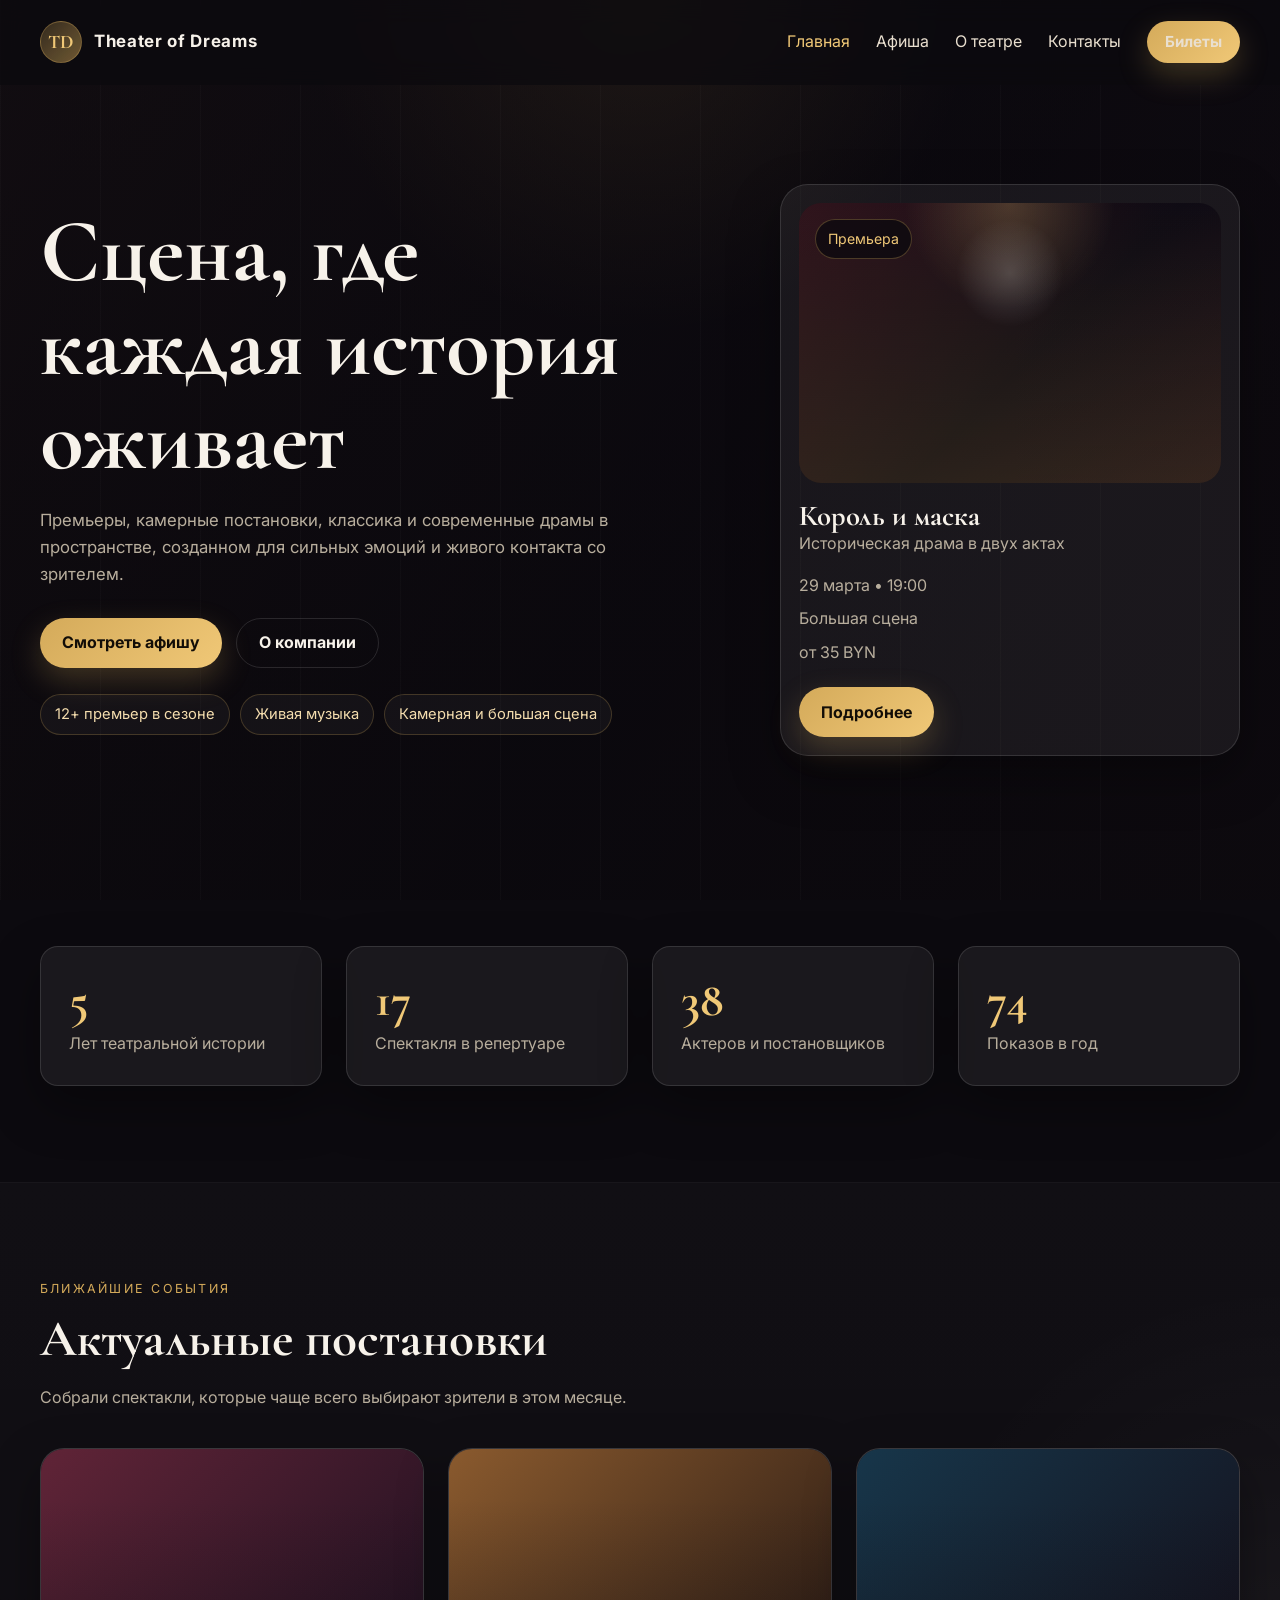
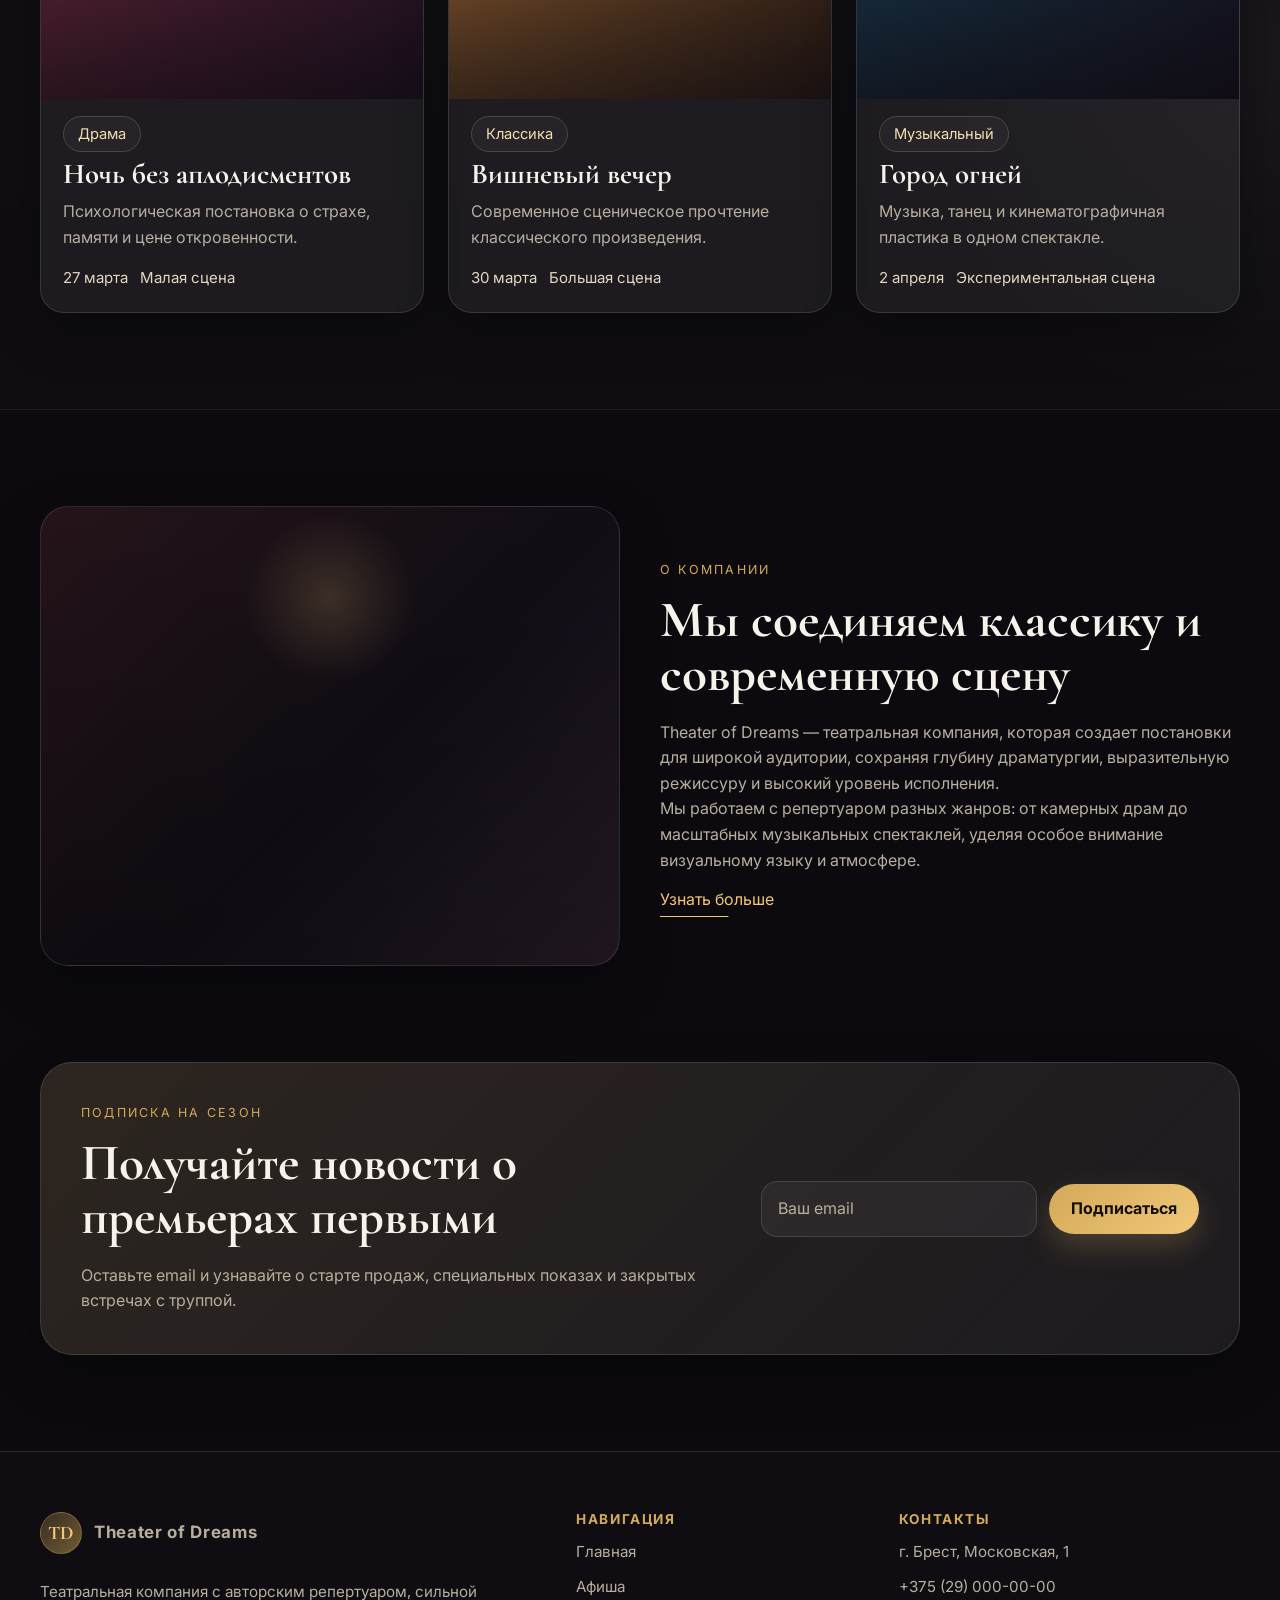
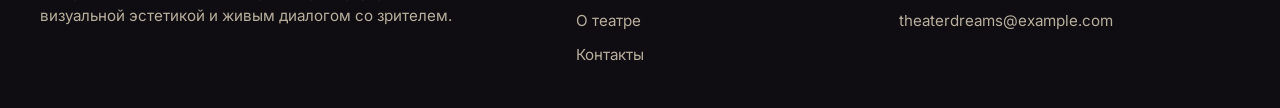
<file: index.html>
<!DOCTYPE html>
<html lang="ru">
<head>
  <meta charset="UTF-8" />
  <meta name="viewport" content="width=device-width, initial-scale=1.0" />
  <title>Theater of Dreams — Театральная компания</title>
  <meta name="description" content="Театральная компания Theater of Dreams: премьеры, афиша, история театра и бронирование билетов." />
  <link rel="preconnect" href="https://fonts.googleapis.com">
  <link rel="preconnect" href="https://fonts.gstatic.com" crossorigin>
  <link href="https://fonts.googleapis.com/css2?family=Cormorant+Garamond:wght@500;600;700&family=Inter:wght@400;500;600;700&display=swap" rel="stylesheet">
  <link rel="stylesheet" href="css/style.css" />
</head>
<body>
  <div class="cursor-glow"></div>

  <header class="header" id="header">
    <div class="container nav">
      <a href="index.html" class="logo">
        <span class="logo-mark">TD</span>
        <span class="logo-text">Theater of Dreams</span>
      </a>

      <nav class="nav-menu" id="navMenu">
        <a href="index.html" class="active">Главная</a>
        <a href="performances.html">Афиша</a>
        <a href="about.html">О театре</a>
        <a href="contacts.html">Контакты</a>
        <a href="#tickets" class="btn btn-sm">Билеты</a>
      </nav>

      <button class="burger" id="burger" aria-label="Открыть меню">
        <span></span><span></span><span></span>
      </button>
    </div>
  </header>

  <main>
    <section class="hero">
      <div class="hero-overlay"></div>
      <div class="container hero-grid">
        <div class="hero-content reveal">
          <h1>Сцена, где каждая история оживает</h1>
          <p class="hero-text">
            Премьеры, камерные постановки, классика и современные драмы в пространстве,
            созданном для сильных эмоций и живого контакта со зрителем.
          </p>
          <div class="hero-actions">
            <a href="performances.html" class="btn">Смотреть афишу</a>
            <a href="#about-preview" class="btn btn-secondary">О компании</a>
          </div>
          <div class="hero-badges">
            <span>12+ премьер в сезоне</span>
            <span>Живая музыка</span>
            <span>Камерная и большая сцена</span>
          </div>
        </div>

        <div class="hero-card reveal delay-1">
          <div class="show-card featured">
            <div class="show-poster">
              <span class="show-tag">Премьера</span>
            </div>
            <div class="show-info">
              <h3>Король и маска</h3>
              <p>Историческая драма в двух актах</p>
              <ul>
                <li>29 марта • 19:00</li>
                <li>Большая сцена</li>
                <li>от 35 BYN</li>
              </ul>
              <button class="btn open-modal"
                data-title="Король и маска"
                data-genre="Историческая драма"
                data-date="29 марта • 19:00"
                data-stage="Большая сцена"
                data-price="от 35 BYN"
                data-description="Спектакль о власти, иллюзиях и цене выбора. Атмосферная сценография, живой оркестр и напряженная драматургия.">
                Подробнее
              </button>
            </div>
          </div>
        </div>
      </div>
    </section>

    <section class="stats section">
      <div class="container grid-4">
        <article class="stat-card reveal">
          <h3 class="counter" data-target="18">18</h3>
          <p>Лет театральной истории</p>
        </article>
        <article class="stat-card reveal delay-1">
          <h3 class="counter" data-target="54">54</h3>
          <p>Спектакля в репертуаре</p>
        </article>
        <article class="stat-card reveal delay-2">
          <h3 class="counter" data-target="120">120+</h3>
          <p>Актеров и постановщиков</p>
        </article>
        <article class="stat-card reveal delay-3">
          <h3 class="counter" data-target="240">240+</h3>
          <p>Показов в год</p>
        </article>
      </div>
    </section>

    <section class="section dark-section" id="tickets">
      <div class="container">
        <div class="section-head reveal">
          <p class="eyebrow">Ближайшие события</p>
          <h2>Актуальные постановки</h2>
          <p>Собрали спектакли, которые чаще всего выбирают зрители в этом месяце.</p>
        </div>

        <div class="cards-grid">
          <article class="performance-card reveal">
            <div class="performance-image img-1"></div>
            <div class="performance-body">
              <span class="chip">Драма</span>
              <h3>Ночь без аплодисментов</h3>
              <p>Психологическая постановка о страхе, памяти и цене откровенности.</p>
              <div class="performance-meta">
                <span>27 марта</span>
                <span>Малая сцена</span>
              </div>
            </div>
          </article>

          <article class="performance-card reveal delay-1">
            <div class="performance-image img-2"></div>
            <div class="performance-body">
              <span class="chip">Классика</span>
              <h3>Вишневый вечер</h3>
              <p>Современное сценическое прочтение классического произведения.</p>
              <div class="performance-meta">
                <span>30 марта</span>
                <span>Большая сцена</span>
              </div>
            </div>
          </article>

          <article class="performance-card reveal delay-2">
            <div class="performance-image img-3"></div>
            <div class="performance-body">
              <span class="chip">Музыкальный</span>
              <h3>Город огней</h3>
              <p>Музыка, танец и кинематографичная пластика в одном спектакле.</p>
              <div class="performance-meta">
                <span>2 апреля</span>
                <span>Экспериментальная сцена</span>
              </div>
            </div>
          </article>
        </div>
      </div>
    </section>

    <section class="section" id="about-preview">
      <div class="container split">
        <div class="split-media reveal">
          <div class="media-card"></div>
        </div>
        <div class="split-content reveal delay-1">
          <p class="eyebrow">О компании</p>
          <h2>Мы соединяем классику и современную сцену</h2>
          <p>
            Theater of Dreams — театральная компания, которая создает постановки для широкой
            аудитории, сохраняя глубину драматургии, выразительную режиссуру и высокий уровень исполнения.
          </p>
          <p>
            Мы работаем с репертуаром разных жанров: от камерных драм до масштабных музыкальных спектаклей,
            уделяя особое внимание визуальному языку и атмосфере.
          </p>
          <a href="about.html" class="text-link">Узнать больше</a>
        </div>
      </div>
    </section>

    <section class="section accent-section">
      <div class="container cta reveal">
        <div>
          <p class="eyebrow">Подписка на сезон</p>
          <h2>Получайте новости о премьерах первыми</h2>
          <p>Оставьте email и узнавайте о старте продаж, специальных показах и закрытых встречах с труппой.</p>
        </div>

        <form class="subscribe-form" id="subscribeForm">
          <input type="email" id="subscribeEmail" placeholder="Ваш email" required />
          <button type="submit" class="btn">Подписаться</button>
        </form>
      </div>
    </section>
  </main>

  <footer class="footer">
    <div class="container footer-grid">
      <div>
        <a href="index.html" class="logo footer-logo">
          <span class="logo-mark">TD</span>
          <span class="logo-text">Theater of Dreams</span>
        </a>
        <p>Театральная компания с авторским репертуаром, сильной визуальной эстетикой и живым диалогом со зрителем.</p>
      </div>

      <div>
        <h4>Навигация</h4>
        <a href="index.html">Главная</a>
        <a href="performances.html">Афиша</a>
        <a href="about.html">О театре</a>
        <a href="contacts.html">Контакты</a>
      </div>

      <div>
        <h4>Контакты</h4>
        <p>г. Брест, Московская, 1</p>
        <p>+375 (29) 000-00-00</p>
        <p>theaterdreams@example.com</p>
      </div>
    </div>
  </footer>

  <script src="js/app.js"></script>
</body>
</html>
</file>
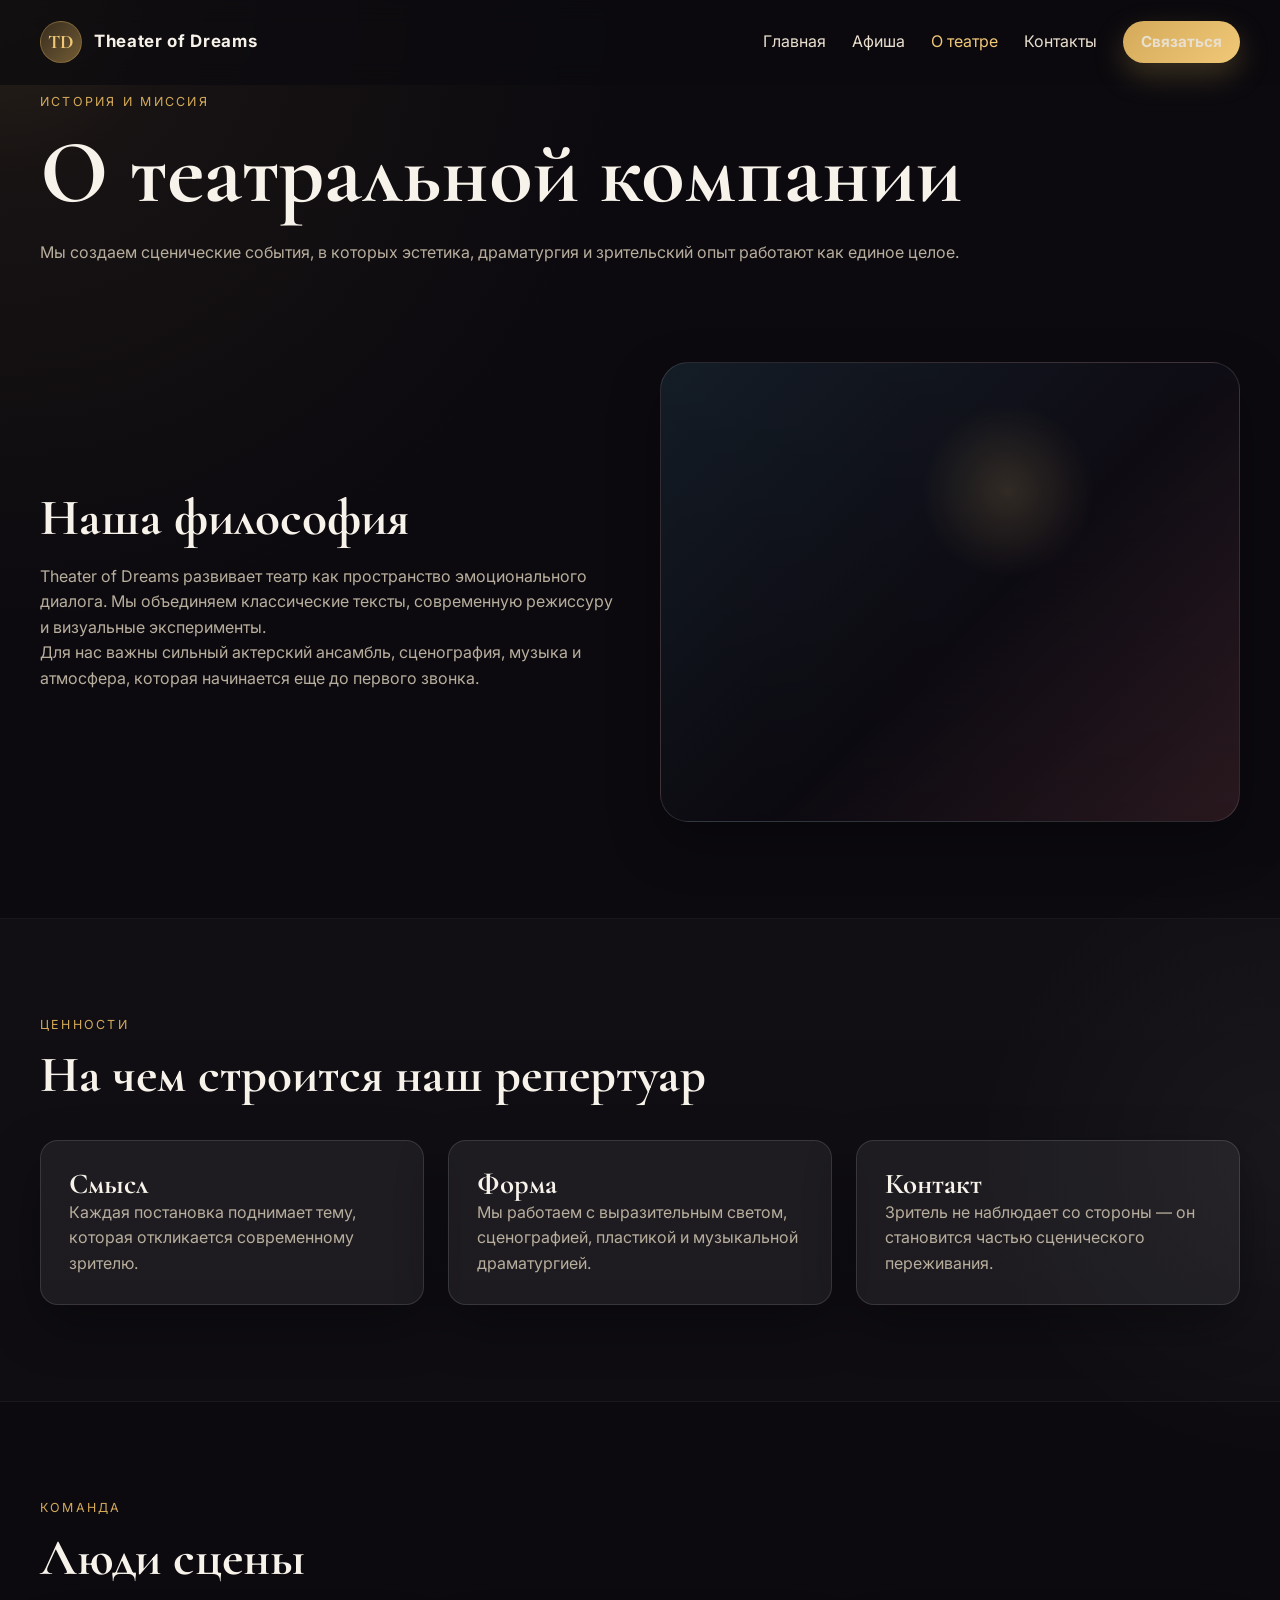
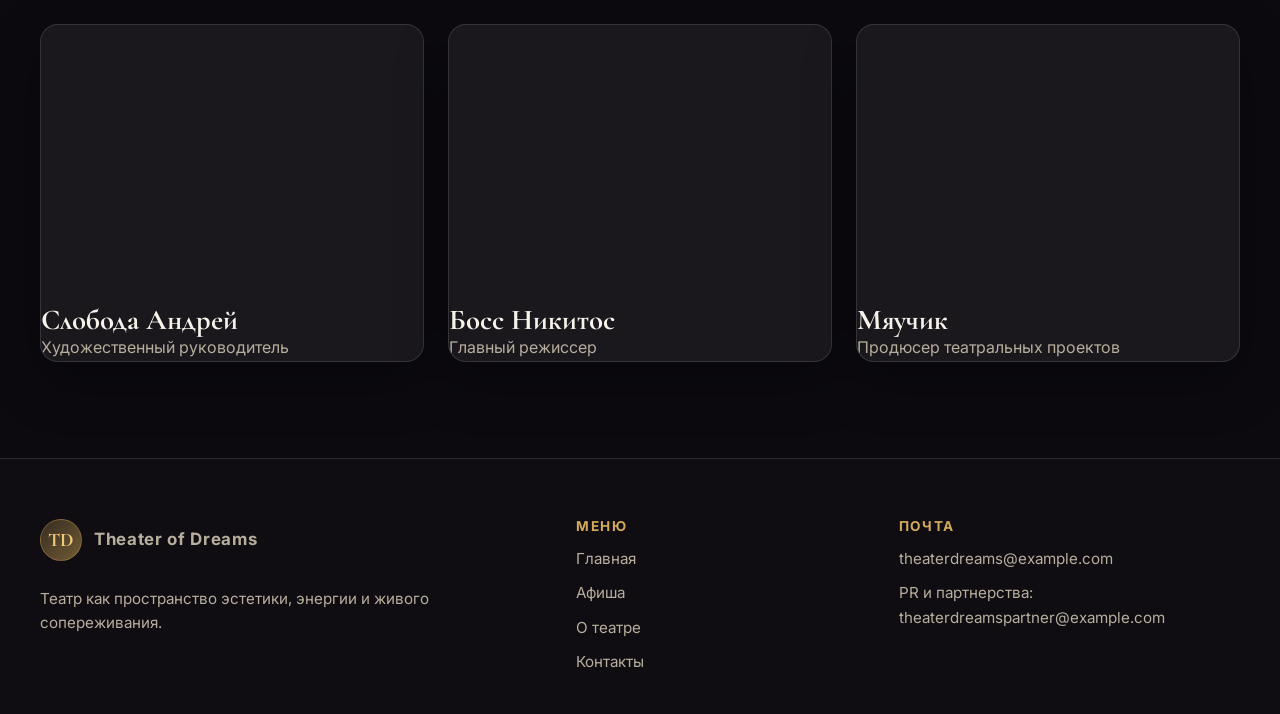
<file: about.html>
<!DOCTYPE html>
<html lang="ru">
<head>
  <meta charset="UTF-8" />
  <meta name="viewport" content="width=device-width, initial-scale=1.0" />
  <title>О театре — Theater of Dreams</title>
  <link rel="preconnect" href="https://fonts.googleapis.com">
  <link rel="preconnect" href="https://fonts.gstatic.com" crossorigin>
  <link href="https://fonts.googleapis.com/css2?family=Cormorant+Garamond:wght@500;600;700&family=Inter:wght@400;500;600;700&display=swap" rel="stylesheet">
  <link rel="stylesheet" href="css/style.css" />
</head>
<body>
  <div class="cursor-glow"></div>

  <header class="header" id="header">
    <div class="container nav">
      <a href="index.html" class="logo">
        <span class="logo-mark">TD</span>
        <span class="logo-text">Theater of Dreams</span>
      </a>

      <nav class="nav-menu" id="navMenu">
        <a href="index.html">Главная</a>
        <a href="performances.html">Афиша</a>
        <a href="about.html" class="active">О театре</a>
        <a href="contacts.html">Контакты</a>
        <a href="contacts.html" class="btn btn-sm">Связаться</a>
      </nav>

      <button class="burger" id="burger" aria-label="Открыть меню">
        <span></span><span></span><span></span>
      </button>
    </div>
  </header>

  <main class="page-top">
    <section class="page-hero small">
      <div class="container reveal">
        <p class="eyebrow">История и миссия</p>
        <h1>О театральной компании</h1>
        <p>Мы создаем сценические события, в которых эстетика, драматургия и зрительский опыт работают как единое целое.</p>
      </div>
    </section>

    <section class="section">
      <div class="container split">
        <div class="split-content reveal">
          <h2>Наша философия</h2>
          <p>
            Theater of Dreams развивает театр как пространство эмоционального диалога.
            Мы объединяем классические тексты, современную режиссуру и визуальные эксперименты.
          </p>
          <p>
            Для нас важны сильный актерский ансамбль, сценография, музыка и атмосфера,
            которая начинается еще до первого звонка.
          </p>
        </div>
        <div class="split-media reveal delay-1">
          <div class="media-card alt"></div>
        </div>
      </div>
    </section>

    <section class="section dark-section">
      <div class="container">
        <div class="section-head reveal">
          <p class="eyebrow">Ценности</p>
          <h2>На чем строится наш репертуар</h2>
        </div>

        <div class="grid-3">
          <article class="value-card reveal">
            <h3>Смысл</h3>
            <p>Каждая постановка поднимает тему, которая откликается современному зрителю.</p>
          </article>
          <article class="value-card reveal delay-1">
            <h3>Форма</h3>
            <p>Мы работаем с выразительным светом, сценографией, пластикой и музыкальной драматургией.</p>
          </article>
          <article class="value-card reveal delay-2">
            <h3>Контакт</h3>
            <p>Зритель не наблюдает со стороны — он становится частью сценического переживания.</p>
          </article>
        </div>
      </div>
    </section>

    <section class="section">
      <div class="container">
        <div class="section-head reveal">
          <p class="eyebrow">Команда</p>
          <h2>Люди сцены</h2>
        </div>

        <div class="team-grid">
          <article class="team-card reveal">
            <div class="team-photo"></div>
            <h3>Слобода Андрей</h3>
            <p>Художественный руководитель</p>
          </article>
          <article class="team-card reveal delay-1">
            <div class="team-photo photo-2"></div>
            <h3>Босс Никитос</h3>
            <p>Главный режиссер</p>
          </article>
          <article class="team-card reveal delay-2">
            <div class="team-photo photo-3"></div>
            <h3>Мяучик</h3>
            <p>Продюсер театральных проектов</p>
          </article>
        </div>
      </div>
    </section>
  </main>

  <footer class="footer">
    <div class="container footer-grid">
      <div>
        <a href="index.html" class="logo footer-logo">
          <span class="logo-mark">TD</span>
          <span class="logo-text">Theater of Dreams</span>
        </a>
        <p>Театр как пространство эстетики, энергии и живого сопереживания.</p>
      </div>
      <div>
        <h4>Меню</h4>
        <a href="index.html">Главная</a>
        <a href="performances.html">Афиша</a>
        <a href="about.html">О театре</a>
        <a href="contacts.html">Контакты</a>
      </div>
      <div>
        <h4>Почта</h4>
        <p>theaterdreams@example.com</p>
        <p>PR и партнерства: theaterdreamspartner@example.com</p>
      </div>
    </div>
  </footer>

  <script src="js/app.js"></script>
</body>
</html>
</file>
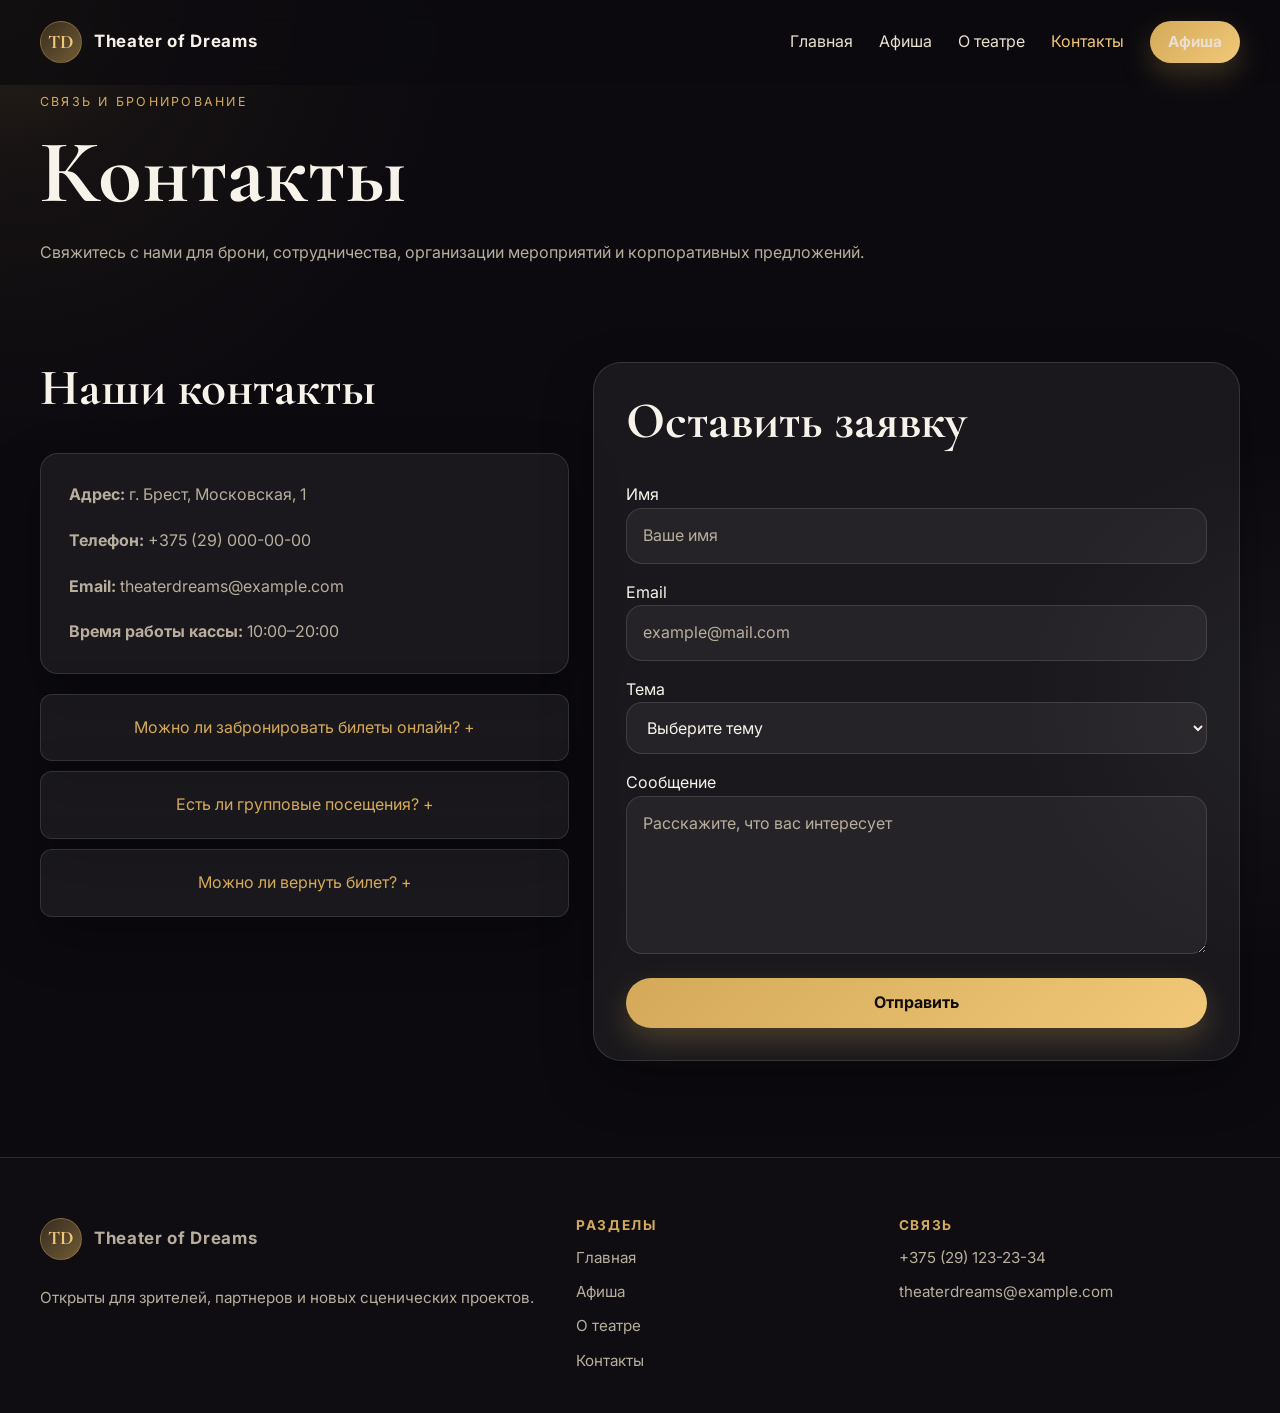
<file: contacts.html>
<!DOCTYPE html>
<html lang="ru">
<head>
  <meta charset="UTF-8" />
  <meta name="viewport" content="width=device-width, initial-scale=1.0" />
  <title>Контакты — Theater of Dreams</title>
  <link rel="preconnect" href="https://fonts.googleapis.com">
  <link rel="preconnect" href="https://fonts.gstatic.com" crossorigin>
  <link href="https://fonts.googleapis.com/css2?family=Cormorant+Garamond:wght@500;600;700&family=Inter:wght@400;500;600;700&display=swap" rel="stylesheet">
  <link rel="stylesheet" href="css/style.css" />
</head>
<body>
  <div class="cursor-glow"></div>

  <header class="header" id="header">
    <div class="container nav">
      <a href="index.html" class="logo">
        <span class="logo-mark">TD</span>
        <span class="logo-text">Theater of Dreams</span>
      </a>

      <nav class="nav-menu" id="navMenu">
        <a href="index.html">Главная</a>
        <a href="performances.html">Афиша</a>
        <a href="about.html">О театре</a>
        <a href="contacts.html" class="active">Контакты</a>
        <a href="performances.html" class="btn btn-sm">Афиша</a>
      </nav>

      <button class="burger" id="burger" aria-label="Открыть меню">
        <span></span><span></span><span></span>
      </button>
    </div>
  </header>

  <main class="page-top">
    <section class="page-hero small">
      <div class="container reveal">
        <p class="eyebrow">Связь и бронирование</p>
        <h1>Контакты</h1>
        <p>Свяжитесь с нами для брони, сотрудничества, организации мероприятий и корпоративных предложений.</p>
      </div>
    </section>

    <section class="section">
      <div class="container contact-layout">
        <div class="contact-info reveal">
          <h2>Наши контакты</h2>
          <div class="contact-card">
            <p><strong>Адрес:</strong> г. Брест, Московская, 1</p>
            <p><strong>Телефон:</strong> +375 (29) 000-00-00</p>
            <p><strong>Email:</strong> theaterdreams@example.com</p>
            <p><strong>Время работы кассы:</strong> 10:00–20:00</p>
          </div>

          <div class="faq">
            <button class="faq-item">
              <span>Можно ли забронировать билеты онлайн?</span>
              <span>+</span>
            </button>
            <div class="faq-answer">Да, заявка отправляется через форму, после чего менеджер подтверждает бронь.</div>

            <button class="faq-item">
              <span>Есть ли групповые посещения?</span>
              <span>+</span>
            </button>
            <div class="faq-answer">Да, доступны специальные предложения для компаний, школ и частных событий.</div>

            <button class="faq-item">
              <span>Можно ли вернуть билет?</span>
              <span>+</span>
            </button>
            <div class="faq-answer">Условия возврата зависят от даты спектакля и правил бронирования.</div>
          </div>
        </div>

        <div class="contact-form-wrap reveal delay-1">
          <form class="contact-form" id="contactForm">
            <h2>Оставить заявку</h2>
            <div class="form-group">
              <label for="name">Имя</label>
              <input type="text" id="name" name="name" placeholder="Ваше имя" required>
            </div>

            <div class="form-group">
              <label for="email">Email</label>
              <input type="email" id="email" name="email" placeholder="example@mail.com" required>
            </div>

            <div class="form-group">
              <label for="topic">Тема</label>
              <select id="topic" name="topic" required>
                <option value="">Выберите тему</option>
                <option>Бронирование билетов</option>
                <option>Корпоративное мероприятие</option>
                <option>Сотрудничество</option>
                <option>Общий вопрос</option>
              </select>
            </div>

            <div class="form-group">
              <label for="message">Сообщение</label>
              <textarea id="message" name="message" rows="5" placeholder="Расскажите, что вас интересует" required></textarea>
            </div>

            <button type="submit" class="btn">Отправить</button>
          </form>
        </div>
      </div>
    </section>
  </main>

  <footer class="footer">
    <div class="container footer-grid">
      <div>
        <a href="index.html" class="logo footer-logo">
          <span class="logo-mark">TD</span>
          <span class="logo-text">Theater of Dreams</span>
        </a>
        <p>Открыты для зрителей, партнеров и новых сценических проектов.</p>
      </div>
      <div>
        <h4>Разделы</h4>
        <a href="index.html">Главная</a>
        <a href="performances.html">Афиша</a>
        <a href="about.html">О театре</a>
        <a href="contacts.html">Контакты</a>
      </div>
      <div>
        <h4>Связь</h4>
        <p>+375 (29) 123-23-34</p>
        <p>theaterdreams@example.com</p>
      </div>
    </div>
  </footer>

  <div class="toast" id="toast"></div>

  <script src="js/app.js"></script>
</body>
</html>
</file>
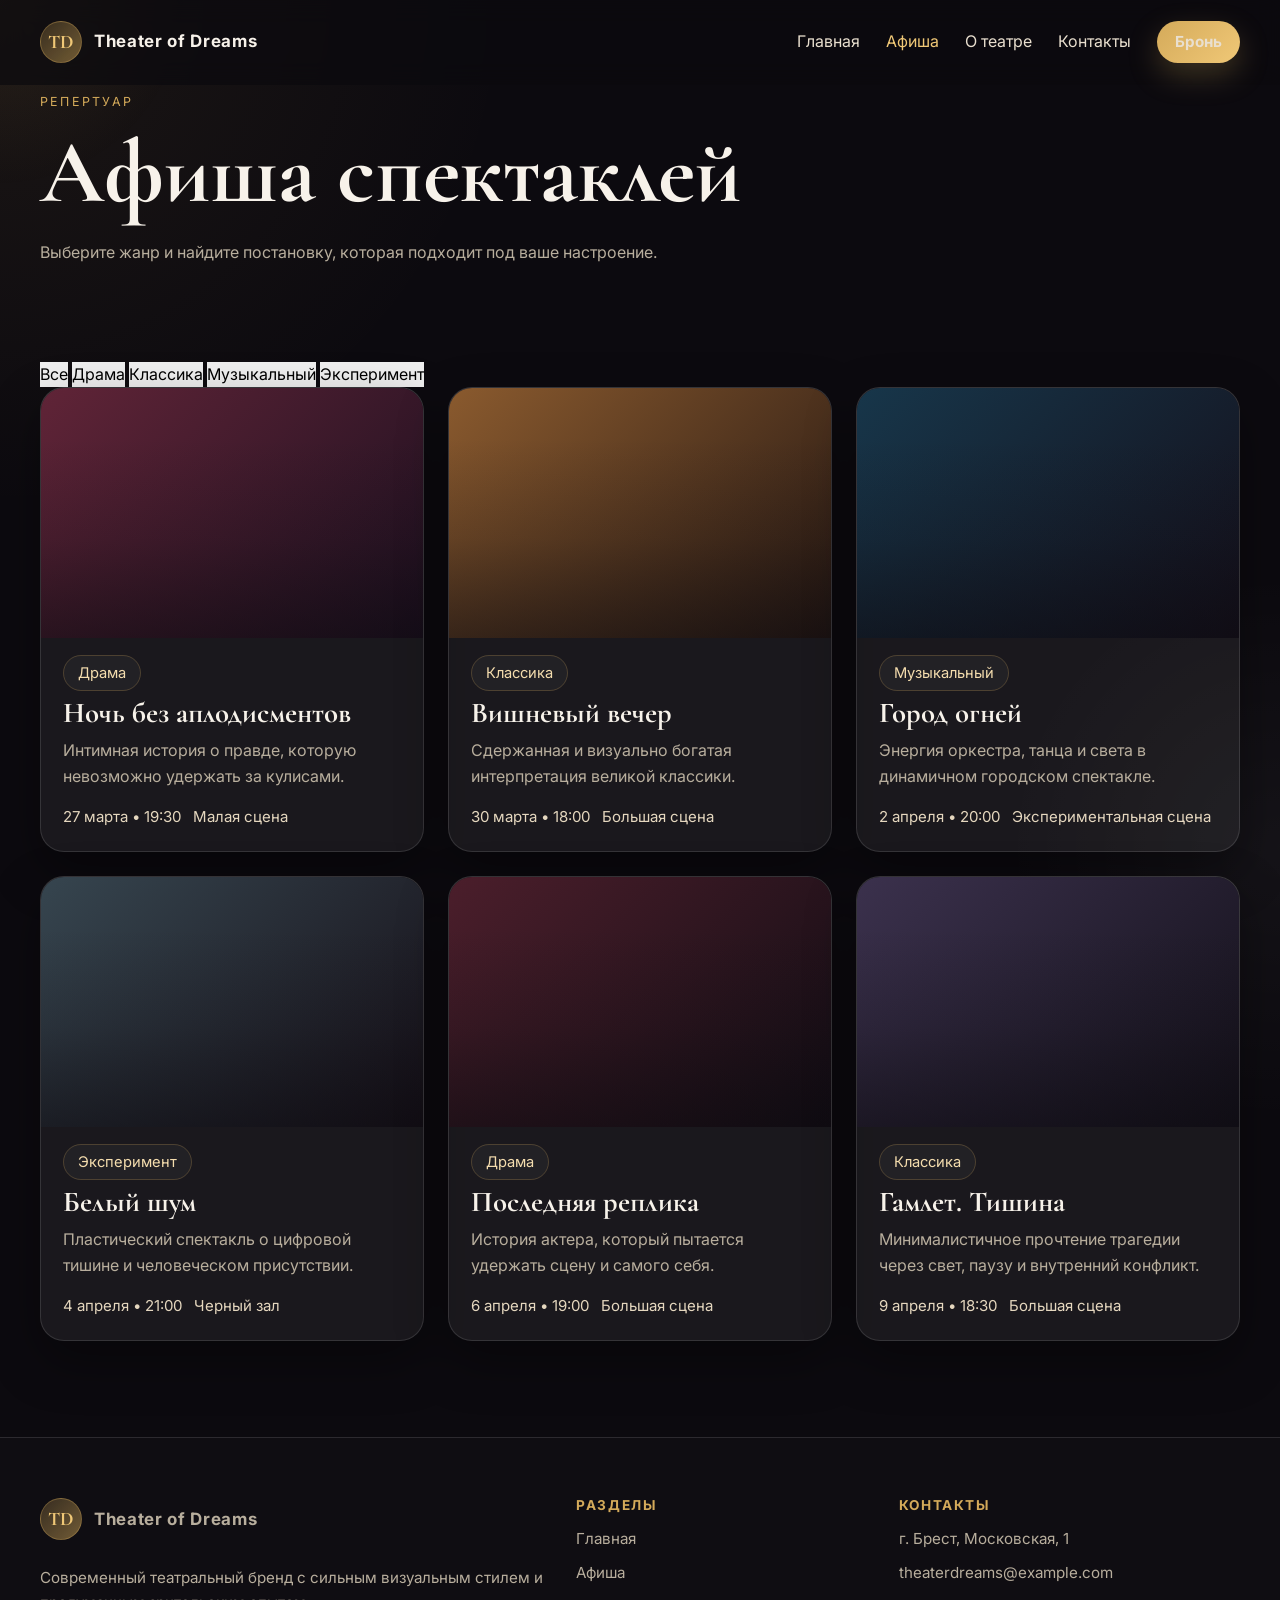
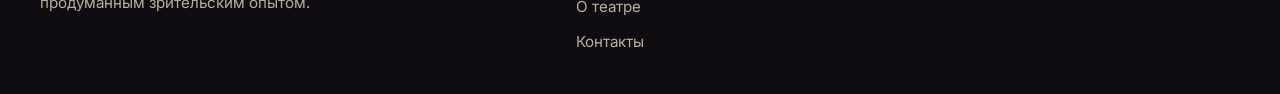
<file: performances.html>
<!DOCTYPE html>
<html lang="ru">
<head>
  <meta charset="UTF-8" />
  <meta name="viewport" content="width=device-width, initial-scale=1.0" />
  <title>Афиша — Theater of Dreams</title>
  <link rel="preconnect" href="https://fonts.googleapis.com">
  <link rel="preconnect" href="https://fonts.gstatic.com" crossorigin>
  <link href="https://fonts.googleapis.com/css2?family=Cormorant+Garamond:wght@500;600;700&family=Inter:wght@400;500;600;700&display=swap" rel="stylesheet">
  <link rel="stylesheet" href="css/style.css" />
</head>
<body>
  <div class="cursor-glow"></div>

  <header class="header" id="header">
    <div class="container nav">
      <a href="index.html" class="logo">
        <span class="logo-mark">TD</span>
        <span class="logo-text">Theater of Dreams</span>
      </a>

      <nav class="nav-menu" id="navMenu">
        <a href="index.html">Главная</a>
        <a href="performances.html" class="active">Афиша</a>
        <a href="about.html">О театре</a>
        <a href="contacts.html">Контакты</a>
        <a href="contacts.html" class="btn btn-sm">Бронь</a>
      </nav>

      <button class="burger" id="burger" aria-label="Открыть меню">
        <span></span><span></span><span></span>
      </button>
    </div>
  </header>

  <main class="page-top">
    <section class="page-hero small">
      <div class="container reveal">
        <p class="eyebrow">Репертуар</p>
        <h1>Афиша спектаклей</h1>
        <p>Выберите жанр и найдите постановку, которая подходит под ваше настроение.</p>
      </div>
    </section>

    <section class="section">
      <div class="container">
        <div class="filters reveal">
          <button class="filter-btn active" data-filter="all">Все</button>
          <button class="filter-btn" data-filter="drama">Драма</button>
          <button class="filter-btn" data-filter="classic">Классика</button>
          <button class="filter-btn" data-filter="musical">Музыкальный</button>
          <button class="filter-btn" data-filter="experimental">Эксперимент</button>
        </div>

        <div class="cards-grid performances-list">
          <article class="performance-card filter-item reveal" data-category="drama">
            <div class="performance-image img-1"></div>
            <div class="performance-body">
              <span class="chip">Драма</span>
              <h3>Ночь без аплодисментов</h3>
              <p>Интимная история о правде, которую невозможно удержать за кулисами.</p>
              <div class="performance-meta">
                <span>27 марта • 19:30</span>
                <span>Малая сцена</span>
              </div>
            </div>
          </article>

          <article class="performance-card filter-item reveal delay-1" data-category="classic">
            <div class="performance-image img-2"></div>
            <div class="performance-body">
              <span class="chip">Классика</span>
              <h3>Вишневый вечер</h3>
              <p>Сдержанная и визуально богатая интерпретация великой классики.</p>
              <div class="performance-meta">
                <span>30 марта • 18:00</span>
                <span>Большая сцена</span>
              </div>
            </div>
          </article>

          <article class="performance-card filter-item reveal delay-2" data-category="musical">
            <div class="performance-image img-3"></div>
            <div class="performance-body">
              <span class="chip">Музыкальный</span>
              <h3>Город огней</h3>
              <p>Энергия оркестра, танца и света в динамичном городском спектакле.</p>
              <div class="performance-meta">
                <span>2 апреля • 20:00</span>
                <span>Экспериментальная сцена</span>
              </div>
            </div>
          </article>

          <article class="performance-card filter-item reveal" data-category="experimental">
            <div class="performance-image img-4"></div>
            <div class="performance-body">
              <span class="chip">Эксперимент</span>
              <h3>Белый шум</h3>
              <p>Пластический спектакль о цифровой тишине и человеческом присутствии.</p>
              <div class="performance-meta">
                <span>4 апреля • 21:00</span>
                <span>Черный зал</span>
              </div>
            </div>
          </article>

          <article class="performance-card filter-item reveal delay-1" data-category="drama">
            <div class="performance-image img-5"></div>
            <div class="performance-body">
              <span class="chip">Драма</span>
              <h3>Последняя реплика</h3>
              <p>История актера, который пытается удержать сцену и самого себя.</p>
              <div class="performance-meta">
                <span>6 апреля • 19:00</span>
                <span>Большая сцена</span>
              </div>
            </div>
          </article>

          <article class="performance-card filter-item reveal delay-2" data-category="classic">
            <div class="performance-image img-6"></div>
            <div class="performance-body">
              <span class="chip">Классика</span>
              <h3>Гамлет. Тишина</h3>
              <p>Минималистичное прочтение трагедии через свет, паузу и внутренний конфликт.</p>
              <div class="performance-meta">
                <span>9 апреля • 18:30</span>
                <span>Большая сцена</span>
              </div>
            </div>
          </article>
        </div>
      </div>
    </section>
  </main>

  <footer class="footer">
    <div class="container footer-grid">
      <div>
        <a href="index.html" class="logo footer-logo">
          <span class="logo-mark">TD</span>
          <span class="logo-text">Theater of Dreams</span>
        </a>
        <p>Современный театральный бренд с сильным визуальным стилем и продуманным зрительским опытом.</p>
      </div>
      <div>
        <h4>Разделы</h4>
        <a href="index.html">Главная</a>
        <a href="performances.html">Афиша</a>
        <a href="about.html">О театре</a>
        <a href="contacts.html">Контакты</a>
      </div>
      <div>
        <h4>Контакты</h4>
        <p>г. Брест, Московская, 1</p>
        <p>theaterdreams@example.com</p>
      </div>
    </div>
  </footer>

  <script src="js/app.js"></script>
</body>
</html>
</file>
<file: css/style.css>
:root {
--bg: #0c0a0f;
--bg-soft: #15111a;
--bg-card: rgba(255, 255, 255, 0.06);
--line: rgba(255, 255, 255, 0.12);
--text: #f7f2ea;
--muted: #b8ae9d;
--gold: #d4aa5a;
--gold-strong: #f0c877;
--danger: #ff7b7b;
--shadow: 0 20px 50px rgba(0, 0, 0, 0.35);
--radius-lg: 28px;
--radius-md: 18px;
--radius-sm: 12px;
--container: 1200px;
--transition: 0.35s ease;
}

* { margin: 0; padding: 0; box-sizing: border-box; }
html { scroll-behavior: smooth; }

body {
font-family: "Inter", sans-serif;
background:
    radial-gradient(circle at top left, rgba(212, 170, 90, 0.08), transparent 24%),
    radial-gradient(circle at right center, rgba(255, 255, 255, 0.04), transparent 18%),
    var(--bg);
color: var(--text);
line-height: 1.6;
overflow-x: hidden;
}

a { color: inherit; text-decoration: none; }
img { max-width: 100%; display: block; }
button, input, textarea, select { font: inherit; }
button { border: none; cursor: pointer; }


.cursor-glow {
position: fixed;
width: 380px;
height: 380px;
border-radius: 50%;
pointer-events: none;
z-index: 0;
transform: translate(-50%, -50%);
background: radial-gradient(circle, rgba(212, 170, 90, 0.07), transparent 70%);
transition: left 0.12s ease, top 0.12s ease;
}

.container {
width: min(var(--container), calc(100% - 32px));
margin: 0 auto;
}

.section { padding: 96px 0; }
.page-top { padding-top: 92px; }

.eyebrow {
color: var(--gold);
text-transform: uppercase;
letter-spacing: 0.18em;
font-size: 0.78rem;
margin-bottom: 14px;
}

h1, h2, h3, h4 {
font-family: "Cormorant Garamond", serif;
line-height: 1.05;
}

h1 { font-size: clamp(3rem, 7vw, 6rem); margin-bottom: 20px; }
h2 { font-size: clamp(2.3rem, 4vw, 3.7rem); margin-bottom: 18px; }
h3 { font-size: 1.8rem; }
p { color: var(--muted); }

.btn {
display: inline-flex;
align-items: center;
justify-content: center;
min-height: 50px;
padding: 0 22px;
border-radius: 999px;
background: linear-gradient(135deg, var(--gold), var(--gold-strong));
color: #120d07;
font-weight: 700;
transition: transform var(--transition), box-shadow var(--transition), opacity var(--transition);
box-shadow: 0 12px 30px rgba(212, 170, 90, 0.25);
}

.btn:hover {
transform: translateY(-2px);
box-shadow: 0 16px 36px rgba(212, 170, 90, 0.35);
}

.btn:active { transform: translateY(0); }

.btn-secondary {
background: transparent;
color: var(--text);
border: 1px solid var(--line);
box-shadow: none;
}

.btn-secondary:hover {
border-color: rgba(212, 170, 90, 0.4);
color: var(--gold-strong);
}

.btn-sm { min-height: 42px; padding: 0 18px; font-size: 0.95rem; }

.btn:disabled {
opacity: 0.6;
pointer-events: none;
}

.text-link {
color: var(--gold-strong);
position: relative;
display: inline-flex;
margin-top: 14px;
}

.text-link::after {
content: "";
position: absolute;
left: 0; bottom: -4px;
width: 100%; height: 1px;
background: var(--gold-strong);
transform: scaleX(0.6);
transform-origin: left;
transition: transform var(--transition);
}

.text-link:hover::after { transform: scaleX(1); }

.header {
position: fixed;
top: 0; width: 100%;
z-index: 1000;
background: rgba(12, 10, 15, 0.72);
border-bottom: 1px solid transparent;
backdrop-filter: blur(12px);
-webkit-backdrop-filter: blur(12px);
}

.header.scrolled {
background: rgba(12, 10, 15, 0.95);
border-color: var(--line);
box-shadow: 0 4px 24px rgba(0, 0, 0, 0.3);
}

.nav {
min-height: 84px;
display: flex;
align-items: center;
justify-content: space-between;
gap: 18px;
}

.logo {
display: inline-flex;
align-items: center;
gap: 12px;
font-weight: 700;
}

.logo-mark {
width: 42px; height: 42px;
border-radius: 50%;
display: grid;
place-items: center;
background: linear-gradient(135deg, rgba(212,170,90,0.2), rgba(212,170,90,0.5));
border: 1px solid rgba(212,170,90,0.35);
color: var(--gold-strong);
font-family: "Cormorant Garamond", serif;
font-size: 1.2rem;
transition: transform var(--transition);
}

.logo:hover .logo-mark { transform: rotate(10deg) scale(1.05); }
.logo-text { font-size: 1.06rem; letter-spacing: 0.04em; }

.nav-menu {
display: flex;
align-items: center;
gap: 26px;
}

.nav-menu a {
color: #e9dfcf;
transition: color var(--transition);
}

.nav-menu a:hover,
.nav-menu a.active { color: var(--gold-strong); }

.burger {
display: none;
width: 48px; height: 48px;
background: transparent;
border-radius: 12px;
border: 1px solid var(--line);
flex-direction: column;
justify-content: center;
gap: 5px;
}

.burger span {
width: 22px; height: 2px;
background: var(--text);
display: block;
margin: 0 auto;
transition: var(--transition);
}

.burger.active span:nth-child(1) {
transform: translateY(7px) rotate(45deg);
}
.burger.active span:nth-child(2) {
opacity: 0;
transform: scaleX(0);
}
.burger.active span:nth-child(3) {
transform: translateY(-7px) rotate(-45deg);
}

.hero {
min-height: 100vh;
display: flex;
align-items: center;
position: relative;
background:
    linear-gradient(rgba(10, 8, 12, 0.55), rgba(10, 8, 12, 0.8)),
    radial-gradient(circle at top center, rgba(212, 170, 90, 0.2), transparent 30%),
    linear-gradient(120deg, #1b1317 0%, #0d0a12 55%, #160f16 100%);
overflow: hidden;
}

.hero-overlay {
position: absolute;
inset: 0;
background:
    repeating-linear-gradient(
    90deg,
    rgba(255,255,255,0.02) 0,
    rgba(255,255,255,0.02) 1px,
    transparent 1px,
    transparent 100px
    );
pointer-events: none;
}

.hero-grid {
position: relative;
z-index: 1;
display: grid;
grid-template-columns: 1.15fr 0.85fr;
gap: 48px;
align-items: center;
padding-top: 110px;
padding-bottom: 70px;
}

.hero-text {
max-width: 620px;
font-size: 1.05rem;
margin-bottom: 30px;
}

.hero-actions {
display: flex;
flex-wrap: wrap;
gap: 14px;
margin-bottom: 26px;
}

.hero-badges { display: flex; flex-wrap: wrap; gap: 10px; }

.hero-badges span, .chip {
padding: 8px 14px;
border-radius: 999px;
border: 1px solid rgba(212,170,90,0.24);
background: rgba(255,255,255,0.04);
color: #f4ddae;
font-size: 0.92rem;
}

.hero-card {
display: flex;
justify-content: flex-end;
}

.show-card, .performance-card, .stat-card,
.value-card, .team-card, .contact-card,
.contact-form, .cta, .media-card,
.faq-item, .modal-content {
background: var(--bg-card);
border: 1px solid var(--line);
box-shadow: var(--shadow);
}

.show-card {
width: 100%;
max-width: 460px;
padding: 18px;
border-radius: var(--radius-lg);
}

.show-poster {
height: 280px;
border-radius: 22px;
margin-bottom: 18px;
background:
    linear-gradient(rgba(0,0,0,0.18), rgba(0,0,0,0.35)),
    radial-gradient(circle at top, rgba(240, 200, 119, 0.28), transparent 30%),
    linear-gradient(135deg, #3a1822, #120e18 55%, #23131d);
position: relative;
overflow: hidden;
}

.show-poster::before {
content: "";
position: absolute; inset: 0;
background:
    radial-gradient(circle at 50% 25%, rgba(255,255,255,0.18), transparent 18%),
    linear-gradient(to bottom, transparent 0%, rgba(212,170,90,0.15) 100%);
}

.show-tag {
position: absolute;
top: 16px; left: 16px;
padding: 8px 12px;
border-radius: 999px;
background: rgba(12,10,15,0.78);
color: var(--gold-strong);
border: 1px solid rgba(212,170,90,0.3);
font-size: 0.88rem;
}

.show-info ul {
list-style: none;
margin: 16px 0 22px;
display: grid;
gap: 8px;
color: var(--muted);
}

.stats {
margin-top: -50px;
position: relative;
z-index: 3;
}

.grid-4, .grid-3, .footer-grid,
.team-grid, .cards-grid, .contact-layout {
display: grid;
gap: 24px;
}

.grid-4 { grid-template-columns: repeat(4, 1fr); }
.grid-3 { grid-template-columns: repeat(3, 1fr); }
.cards-grid { grid-template-columns: repeat(3, 1fr); }
.team-grid { grid-template-columns: repeat(3, 1fr); }
.footer-grid { grid-template-columns: 1.2fr 0.7fr 0.8fr; }
.contact-layout { grid-template-columns: 0.9fr 1.1fr; align-items: start; }

.stat-card, .value-card, .team-card { padding: 28px; border-radius: var(--radius-md); }

.stat-card h3 {
color: var(--gold-strong);
font-size: 3rem;
margin-bottom: 6px;
}

.dark-section {
background: linear-gradient(180deg, rgba(255,255,255,0.02), rgba(255,255,255,0.01));
border-top: 1px solid rgba(255,255,255,0.04);
border-bottom: 1px solid rgba(255,255,255,0.04);
}

.section-head { max-width: 700px; margin-bottom: 38px; }

.performance-card {
border-radius: 24px;
overflow: hidden;
transition: transform var(--transition), border-color var(--transition), box-shadow var(--transition);
}

.performance-card:hover,
.team-card:hover,
.value-card:hover {
transform: translateY(-8px);
border-color: rgba(212,170,90,0.35);
box-shadow: 0 24px 60px rgba(0,0,0,0.45);
}

.performance-image, .media-card, .team-photo { min-height: 250px; }

.performance-image {
position: relative;
background-size: cover;
background-position: center;
}

.performance-image::after {
content: "";
position: absolute; inset: 0;
background: linear-gradient(180deg, transparent 20%, rgba(12,10,15,0.15), rgba(12,10,15,0.5));
}

.img-1 { background-image: linear-gradient(135deg, #602437, #1d1020); }
.img-2 { background-image: linear-gradient(135deg, #8a5a2e, #261813); }
.img-3 { background-image: linear-gradient(135deg, #17364a, #140f1a); }
.img-4 { background-image: linear-gradient(135deg, #36454f, #161018); }
.img-5 { background-image: linear-gradient(135deg, #4b1e2b, #120d14); }
.img-6 { background-image: linear-gradient(135deg, #3b314d, #131019); }

.performance-body { padding: 22px; }
.performance-body h3 { margin: 12px 0 10px; }

.performance-meta {
margin-top: 16px;
display: flex;
flex-wrap: wrap;
gap: 12px;
color: #e5d7bf;
font-size: 0.94rem;
}

.split {
display: grid;
grid-template-columns: 1fr 1fr;
gap: 40px;
align-items: center;
}

.media-card {
min-height: 460px;
border-radius: 28px;
background:
    linear-gradient(rgba(0,0,0,0.1), rgba(0,0,0,0.3)),
    radial-gradient(circle at 50% 20%, rgba(240,200,119,0.2), transparent 18%),
    linear-gradient(135deg, #29161c, #130f18 55%, #2c1f2b);
}

.media-card.alt {
background:
    linear-gradient(rgba(0,0,0,0.1), rgba(0,0,0,0.25)),
    radial-gradient(circle at 60% 28%, rgba(240,200,119,0.18), transparent 18%),
    linear-gradient(135deg, #16202b, #100d16 55%, #362028);
}

.accent-section { padding-top: 0; }

.cta {
border-radius: 32px;
padding: 40px;
display: grid;
grid-template-columns: 1.2fr 0.8fr;
gap: 24px;
align-items: center;
background:
    linear-gradient(135deg, rgba(212,170,90,0.12), rgba(255,255,255,0.03)),
    rgba(255,255,255,0.04);
}

.subscribe-form {
display: flex;
gap: 12px;
align-items: center;
}

.subscribe-form input,
.contact-form input,
.contact-form textarea,
.contact-form select {
width: 100%;
background: rgba(255,255,255,0.05);
border: 1px solid var(--line);
color: var(--text);
border-radius: 16px;
padding: 14px 16px;
outline: none;
}

.subscribe-form input:focus,
.contact-form input:focus,
.contact-form textarea:focus,
.contact-form select:focus {
border-color: rgba(212, 170, 90, 0.5);
background: rgba(255,255,255,0.08);
box-shadow: 0 0 0 3px rgba(212, 170, 90, 0.1);
}

.subscribe-form input::placeholder,
.contact-form input::placeholder,
.contact-form textarea::placeholder {
color: var(--muted);
}

.contact-form {
padding: 32px;
border-radius: var(--radius-lg);
display: grid;
gap: 16px;
}

.contact-form textarea {
resize: vertical;
min-height: 140px;
}

.contact-form select option {
background: var(--bg-soft);
color: var(--text);
}

.contact-card {
padding: 28px;
border-radius: var(--radius-md);
display: grid;
gap: 20px;
}

.contact-item {
display: flex;
gap: 14px;
align-items: flex-start;
}

.contact-icon {
width: 44px; height: 44px;
border-radius: 12px;
background: rgba(212, 170, 90, 0.1);
border: 1px solid rgba(212, 170, 90, 0.2);
display: grid;
place-items: center;
color: var(--gold-strong);
font-size: 1.2rem;
flex-shrink: 0;
}

.contact-info {
display: flex;
flex-direction: column;
gap: 20px;
}

.team-card { border-radius: var(--radius-md); overflow: hidden; padding: 0; }

.team-photo {
min-height: 280px;
background-size: cover;
background-position: center top;
}

.team-body { padding: 20px; }

.team-role {
color: var(--gold);
font-size: 0.85rem;
text-transform: uppercase;
letter-spacing: 0.1em;
margin-bottom: 6px;
}

.value-card {
border-radius: var(--radius-md);
transition: transform var(--transition), border-color var(--transition);
}

.value-icon {
font-size: 2rem;
margin-bottom: 14px;
}

.faq {
display: flex;
flex-direction: column;
gap: 5px
}

.faq-item {
border-radius: var(--radius-sm);
padding: 20px 24px;
cursor: pointer;
transition: border-color var(--transition);
color: var(--gold)
}

.faq-item:hover { border-color: rgba(212, 170, 90, 0.3); }

.faq-question {
display: flex;
justify-content: space-between;
align-items: center;
gap: 16px;
font-weight: 600;
color: var(--text);
}

.faq-icon {
width: 28px; height: 28px;
border-radius: 50%;
border: 1px solid var(--line);
display: grid;
place-items: center;
color: var(--gold-strong);
flex-shrink: 0;
font-size: 1.2rem;
line-height: 1;
}

.faq-item.open .faq-icon {
transform: rotate(45deg);
background: rgba(212, 170, 90, 0.15);
}

.faq-answer {
max-height: 0;
overflow: hidden;
transition: max-height 0.4s ease, padding 0.3s ease;
}

.faq-item.open .faq-answer {
max-height: 300px;
padding-top: 14px;
}

.modal {
position: fixed;
inset: 0;
z-index: 2000;
display: flex;
align-items: center;
justify-content: center;
padding: 20px;
pointer-events: none;
opacity: 0;
transition: opacity var(--transition);
}

.modal.open {
pointer-events: all;
opacity: 1;
}

.modal-backdrop {
position: absolute;
inset: 0;
background: rgba(0, 0, 0, 0.72);
backdrop-filter: blur(6px);
-webkit-backdrop-filter: blur(6px);
}

.modal-content {
position: relative;
z-index: 1;
border-radius: var(--radius-lg);
padding: 36px;
max-width: 520px;
width: 100%;
transform: translateY(20px) scale(0.97);
transition: transform var(--transition);
}

.modal.open .modal-content {
transform: translateY(0) scale(1);
}

.modal-close {
position: absolute;
top: 16px; right: 16px;
width: 36px; height: 36px;
border-radius: 50%;
background: rgba(255,255,255,0.08);
border: 1px solid var(--line);
color: var(--text);
font-size: 1.4rem;
display: grid;
place-items: center;
line-height: 1;
}

.modal-close:hover {
background: rgba(255,255,255,0.14);
transform: rotate(90deg);
}

.modal-meta {
display: flex;
flex-wrap: wrap;
gap: 10px;
margin: 16px 0 20px;
}

.modal-meta span {
padding: 7px 14px;
border-radius: 999px;
background: rgba(255,255,255,0.06);
border: 1px solid var(--line);
font-size: 0.9rem;
color: #e5d7bf;
}

.toast {
position: fixed;
bottom: 2rem; right: 2rem;
padding: 14px 22px;
background: #1e1a26;
border: 1px solid rgba(212, 170, 90, 0.3);
color: var(--text);
border-radius: var(--radius-sm);
font-size: 0.95rem;
opacity: 0;
transform: translateY(12px);
transition: opacity 0.3s ease, transform 0.3s ease;
pointer-events: none;
z-index: 9999;
max-width: 320px;
}

.toast.show {
opacity: 1;
transform: translateY(0);
}

.toast.error {
border-color: rgba(255, 123, 123, 0.4);
background: #1f1118;
}

.reveal {
opacity: 0;
transform: translateY(28px);
transition: opacity 0.65s ease, transform 0.65s ease;
}

.reveal.visible {
opacity: 1;
transform: translateY(0);
}

.delay-1 { transition-delay: 0.12s; }
.delay-2 { transition-delay: 0.24s; }
.delay-3 { transition-delay: 0.36s; }

.footer {
padding: 60px 0 40px;
border-top: 1px solid var(--line);
background: rgba(255,255,255,0.01);
}

.footer-logo { margin-bottom: 16px; }

.footer-grid > div { display: flex; flex-direction: column; gap: 10px; }

.footer-grid h4 {
font-family: "Inter", sans-serif;
font-size: 0.85rem;
text-transform: uppercase;
letter-spacing: 0.12em;
color: var(--gold);
margin-bottom: 4px;
}

.footer-grid a {
color: var(--muted);
font-size: 0.95rem;
transition: color var(--transition);
}

.footer-grid a:hover { color: var(--gold-strong); }

.footer-grid p {
font-size: 0.95rem;
color: var(--muted);
}

@media (max-width: 1024px) {
.grid-4 { grid-template-columns: repeat(2, 1fr); }
.hero-grid { grid-template-columns: 1fr; }
.hero-card { justify-content: flex-start; }
.show-card { max-width: 100%; }
.cta { grid-template-columns: 1fr; }
}

@media (max-width: 768px) {
.section { padding: 64px 0; }

.burger { display: flex; }

.nav-menu {
    display: flex;
    flex-direction: column;
    align-items: flex-start;
    gap: 0;
    position: fixed;
    top: 84px; left: 0; right: 0;
    background: rgba(12, 10, 15, 0.98);
    border-bottom: 1px solid var(--line);
    padding: 20px 24px 28px;
    transform: translateY(-130%);
    transition: transform var(--transition);
    z-index: 999;
}

.nav-menu.open { 
    transform: translateY(0);
 }

.nav-menu a {
    width: 100%;
    padding: 14px 0;
    border-bottom: 1px solid rgba(255,255,255,0.06);
    font-size: 1.05rem;
}

.nav-menu .btn {
    margin-top: 14px;
    width: 100%;
    justify-content: center;
}

.cards-grid { grid-template-columns: 1fr; }
.grid-3, .team-grid { grid-template-columns: 1fr;  }
.split { grid-template-columns: 1fr; }
.contact-layout { grid-template-columns: 1fr; }
.footer-grid { grid-template-columns: 1fr; gap: 36px; }
.cta { padding: 28px 22px; }
.subscribe-form { flex-direction: column; }
.subscribe-form .btn { width: 100%; }
.modal-content { padding: 28px 20px; }
}

@media (max-width: 480px) {
h1 { font-size: 2.6rem; }
h2 { font-size: 2rem; }
.grid-4 { grid-template-columns: 1fr 1fr; }
.hero-badges { gap: 8px; }
.toast { left: 1rem; right: 1rem; bottom: 1rem; max-width: unset; }
}
</file>
